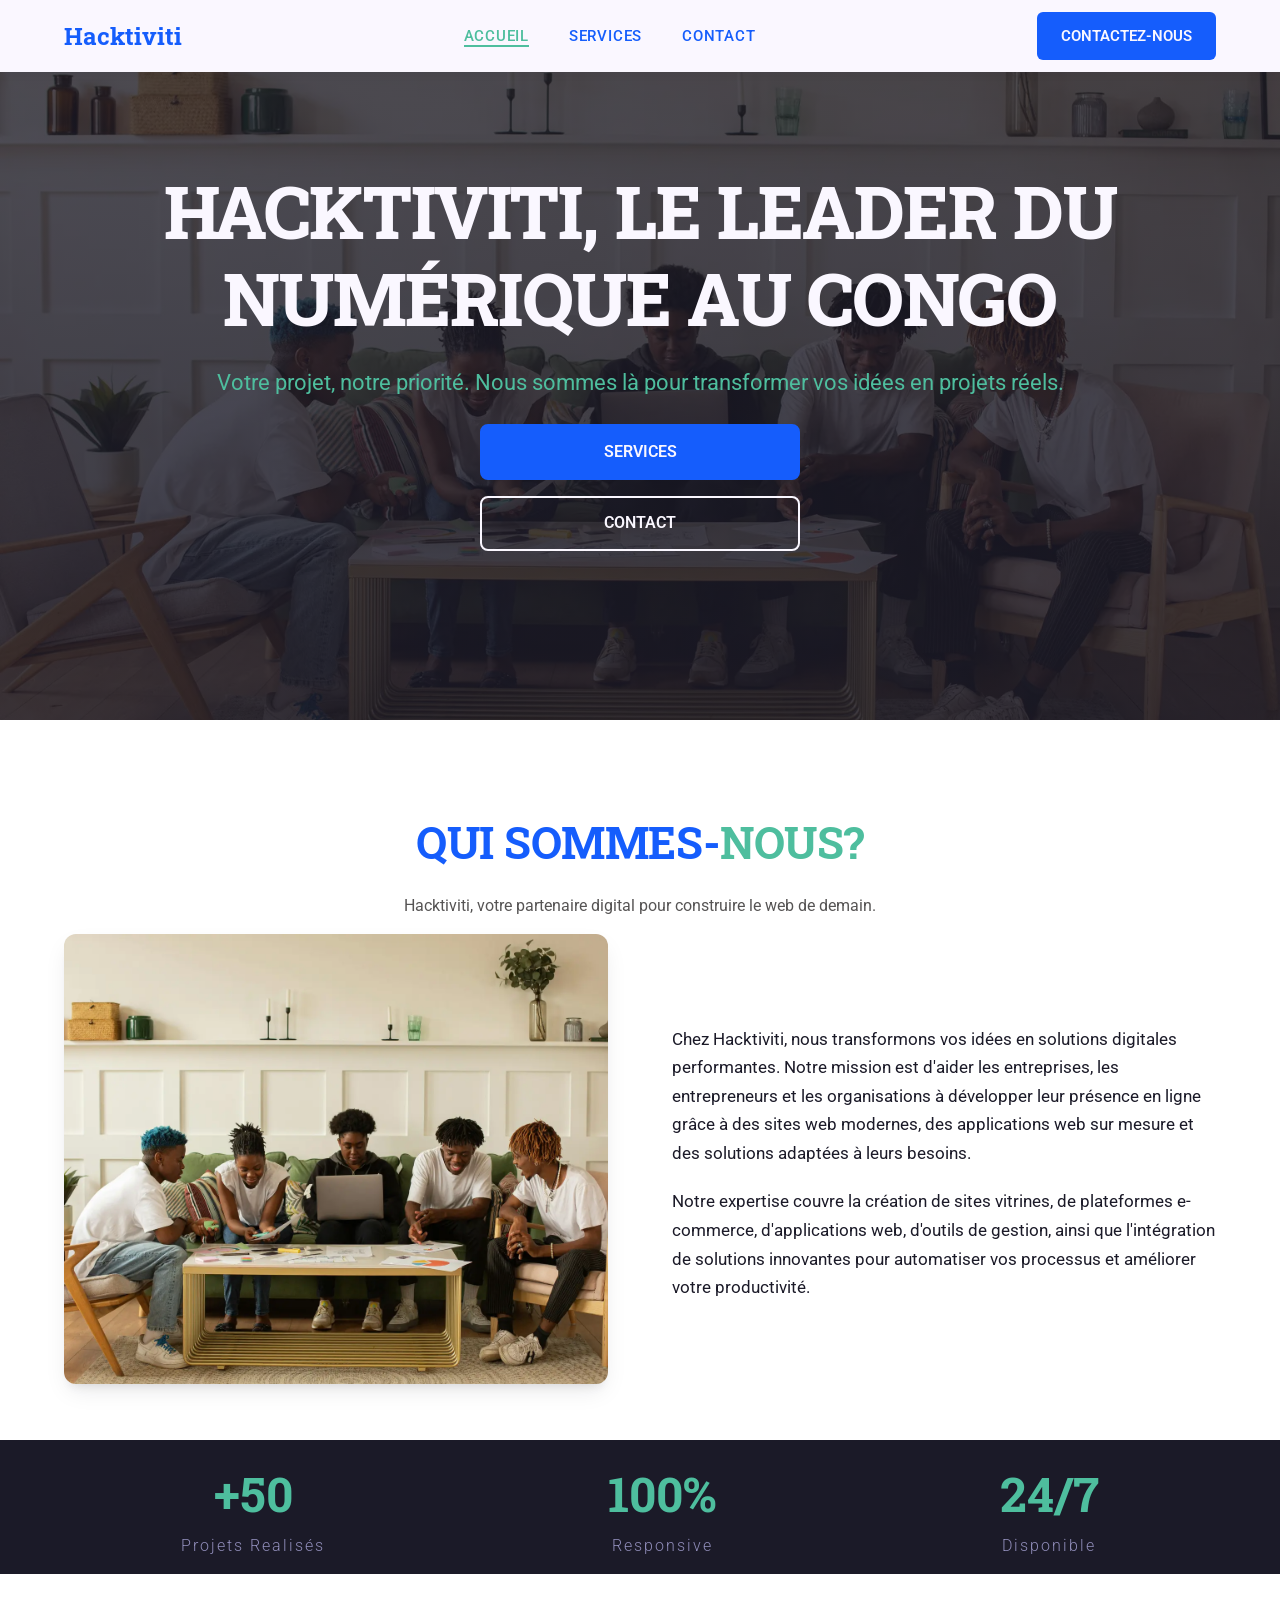
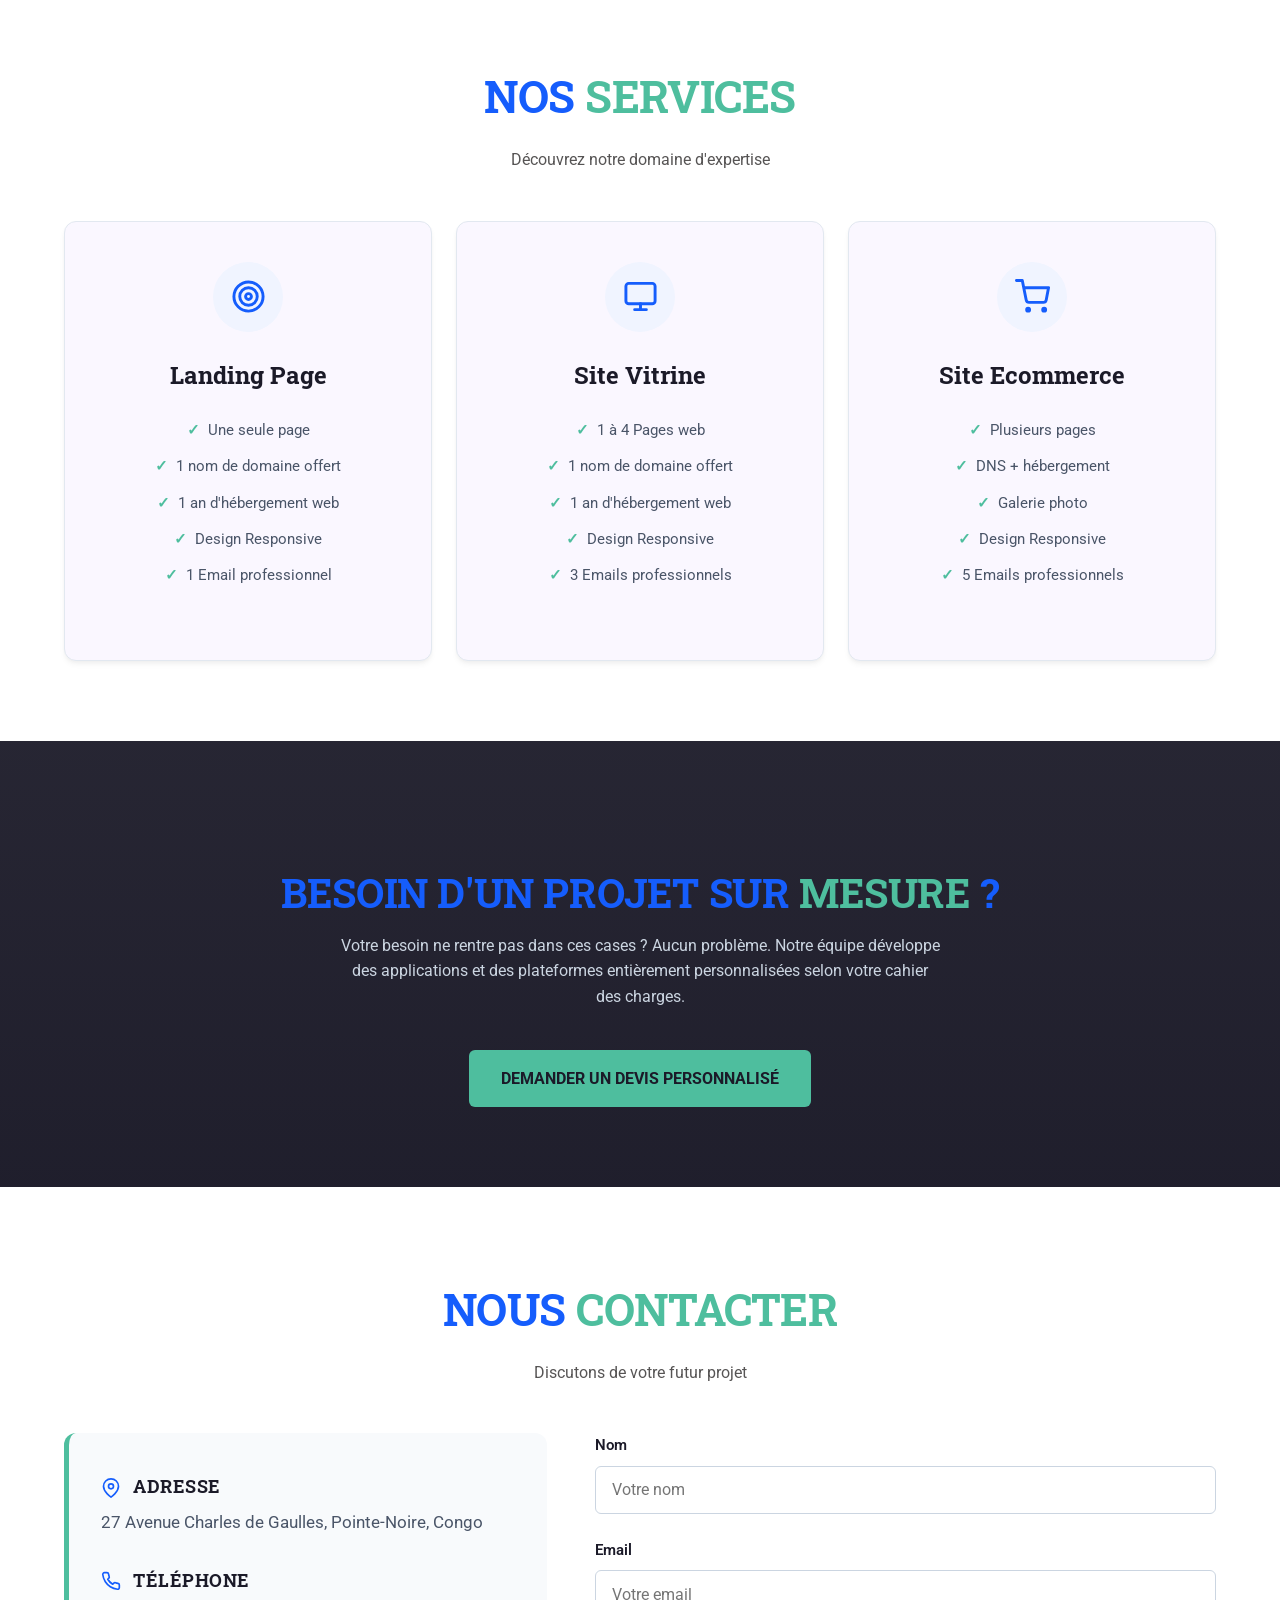
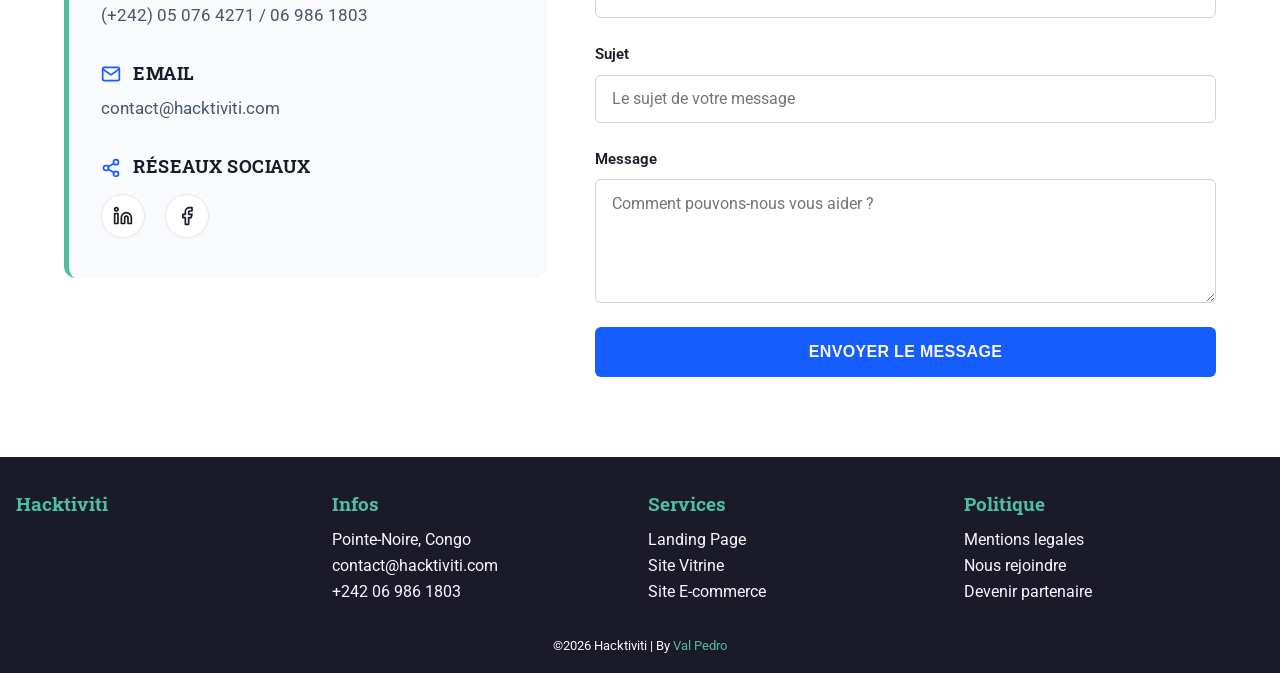
<file: index.html>
<!DOCTYPE html>
<html lang="fr">

<head>
    <meta charset="UTF-8">
    <meta name="viewport" content="width=device-width, initial-scale=1.0">
    <!-- Css style -->
    <link rel="stylesheet" href="style.css">
    <!-- Google FOnts -->
    <link rel="preconnect" href="https://fonts.googleapis.com">
    <link rel="preconnect" href="https://fonts.gstatic.com" crossorigin>
    <link
        href="https://fonts.googleapis.com/css2?family=Roboto+Slab:wght@100..900&family=Roboto:ital,wght@0,100..900;1,100..900&display=swap"
        rel="stylesheet">
    <title>Hacktiviti - Le digital notre metier</title>
</head>

<body>
    <!-- header -->
    <header class="main-header">
        <nav class="nav-container">
            <div class="logo">
                <h1><a href="/">Hacktiviti</a></h1>
            </div>

            <!-- Checkbox invisible pour le contrôle du menu sur Mobile -->
            <input type="checkbox" id="menu-toggle" class="menu-checkbox">

            <ul class="nav-list">
                <li><a class="nav-item active" href="/">Accueil</a></li>
                <li><a class="nav-item" href="services.html">Services</a></li>
                <li><a class="nav-item" href="#contact">Contact</a></li>
                <!-- CTA visible uniquement sur le menu Mobile déroulant -->
                <li class="nav-cta-mobile">
                    <a href="#contact" class="btn btn-nav">Contactez-nous</a>
                </li>
            </ul>

            <!-- CTA visible à droite uniquement sur Ordinateur -->
            <div class="nav-right-desktop">
                <a href="#contact" class="btn btn-nav">Contactez-nous</a>
            </div>

            <!-- Bouton Burger lié à l'ID de la Checkbox -->
            <label for="menu-toggle" class="burger" aria-label="Menu de navigation">
                <div class="stroke"></div>
                <div class="stroke"></div>
                <div class="stroke"></div>
            </label>
        </nav>
    </header>

    <!-- CONTENU PRINCIPAL DE LA PAGE -->
    <main>

        <!-- 2. SECTION HERO -->
        <section class="hero" id="hero">
            <div class="section-wrapper">
                <div class="hero-box">
                    <h1 class="hero-heading">Hacktiviti, le leader du numérique au congo</h1>
                    <p class="hero-sub">
                        Votre projet, notre priorité.
                        Nous sommes là pour transformer vos idées en projets réels.
                    </p>
                    <div class="hero-link">
                        <a href="#services" class="btn btn-hero">Services</a>
                        <a href="#contact" class="btn btn-hero">Contact</a>
                    </div>
                </div>
            </div>
        </section>

        <!-- 3. SECTION À PROPOS -->
        <section class="about">
            <div class="section-wrapper">
                <div class="section-box">
                    <h2 class="section-title">Qui sommes-<span class="highlight">nous?</span></h2>
                    <p class="section-sub">Hacktiviti, votre partenaire digital pour construire le web de demain.</p>

                    <div class="about-box">
                        <div class="section-image">
                            <img src="./img/bureau.webp" alt="Hacktiviti team" class="section-img">
                        </div>
                        <div class="about-text">
                            <p>Chez Hacktiviti, nous transformons vos idées en solutions digitales performantes. Notre
                                mission est d'aider les entreprises, les entrepreneurs et les organisations à développer
                                leur présence en ligne grâce à des sites web modernes, des applications web sur mesure
                                et des solutions adaptées à leurs besoins.</p>
                            <p>Notre expertise couvre la création de sites vitrines, de plateformes e-commerce,
                                d'applications web, d'outils de gestion, ainsi que l'intégration de solutions innovantes
                                pour automatiser vos processus et améliorer votre productivité.</p>
                        </div>
                    </div>
                </div>
            </div>
        </section>

        <!-- Banner Stat -->
        <div class="banner">
            <div class="banner-wrapper">
                <div class="stat">
                    <h4 class="stat-count">+50</h4>
                    <p class="stat-label">Projets Realisés</p>
                </div>
                <div class="stat">
                    <h4 class="stat-count">100%</h4>
                    <p class="stat-label">Responsive</p>
                </div>
                <div class="stat">
                    <h4 class="stat-count">24/7</h4>
                    <p class="stat-label">Disponible</p>
                </div>
            </div>
        </div>

        <!-- 4. SECTION SERVICES (Avec Grille optimisée et SVGs) -->
        <section class="services" id="services">
            <div class="section-wrapper">
                <div class="section-box">
                    <h2 class="section-title">Nos <span class="highlight">services</span></h2>
                    <p class="section-sub">Découvrez notre domaine d'expertise</p>

                    <div class="services-grid">
                        <!-- 1er Service : Landing Page -->
                        <div class="service-item">
                            <div class="img-wrapper">
                                <svg class="service-icon" xmlns="http://w3.org" viewBox="0 0 24 24" fill="none"
                                    stroke="currentColor" stroke-width="2" stroke-linecap="round"
                                    stroke-linejoin="round">
                                    <circle cx="12" cy="12" r="10"></circle>
                                    <circle cx="12" cy="12" r="6"></circle>
                                    <circle cx="12" cy="12" r="2"></circle>
                                </svg>
                            </div>
                            <div class="service-body">
                                <h3 class="service-name">Landing Page</h3>
                            </div>
                            <div class="service-list">
                                <ul>
                                    <li>Une seule page</li>
                                    <li>1 nom de domaine offert</li>
                                    <li>1 an d'hébergement web</li>
                                    <li>Design Responsive</li>
                                    <li>1 Email professionnel</li>
                                </ul>
                            </div>
                        </div>

                        <!-- 2ème Service : Site Vitrine -->
                        <div class="service-item">
                            <div class="img-wrapper">
                                <svg class="service-icon" xmlns="http://w3.org" viewBox="0 0 24 24" fill="none"
                                    stroke="currentColor" stroke-width="2" stroke-linecap="round"
                                    stroke-linejoin="round">
                                    <rect x="2" y="3" width="20" height="14" rx="2" ry="2"></rect>
                                    <line x1="8" y1="21" x2="16" y2="21"></line>
                                    <line x1="12" y1="17" x2="12" y2="21"></line>
                                </svg>
                            </div>
                            <div class="service-body">
                                <h3 class="service-name">Site Vitrine</h3>
                            </div>
                            <div class="service-list">
                                <ul>
                                    <li>1 à 4 Pages web</li>
                                    <li>1 nom de domaine offert</li>
                                    <li>1 an d'hébergement web</li>
                                    <li>Design Responsive</li>
                                    <li>3 Emails professionnels</li>
                                </ul>
                            </div>
                        </div>

                        <!-- 3ème Service : Site Ecommerce -->
                        <div class="service-item">
                            <div class="img-wrapper">
                                <svg class="service-icon" xmlns="http://w3.org" viewBox="0 0 24 24" fill="none"
                                    stroke="currentColor" stroke-width="2" stroke-linecap="round"
                                    stroke-linejoin="round">
                                    <circle cx="9" cy="21" r="1"></circle>
                                    <circle cx="20" cy="21" r="1"></circle>
                                    <path d="M1 1h4l2.68 13.39a2 2 0 0 0 2 1.61h9.72a2 2 0 0 0 2-1.61L23 6H6"></path>
                                </svg>
                            </div>
                            <div class="service-body">
                                <h3 class="service-name">Site Ecommerce</h3>
                            </div>
                            <div class="service-list">
                                <ul>
                                    <li>Plusieurs pages</li>
                                    <li>DNS + hébergement</li>
                                    <li>Galerie photo</li>
                                    <li>Design Responsive</li>
                                    <li>5 Emails professionnels</li>
                                </ul>
                            </div>
                        </div>
                    </div> <!-- Fin Grille -->
                </div>
            </div>
        </section>
        <!-- Contact -->

        <!-- Cta service -->
        <section class="services-cta">
            <div class="section-wrapper">
                <h2>Besoin d'un projet sur <span class="highlight-green">mesure</span> ?</h2>
                <p>Votre besoin ne rentre pas dans ces cases ? Aucun problème. Notre équipe développe des applications
                    et des plateformes entièrement personnalisées selon votre cahier des charges.</p>
                <a href="index.html#contact" class="btn btn-custom-cta">Demander un devis personnalisé</a>
            </div>
        </section>

        <section class="contact">
            <div class="section-wrapper">
                <div class="section-box">
                    <h2 class="section-title">Nous <span class="highlight">Contacter</span></h2>
                    <p class="section-sub">Discutons de votre futur projet</p>

                    <div class="contact-wrapper">
                        <!-- Partie Informations -->
                        <div class="contact-infos">

                            <div class="info-block">
                                <div class="info-title-wrapper">
                                    <!-- Icône Carte / Localisation -->
                                    <svg class="info-title-icon" xmlns="http://w3.org" viewBox="0 0 24 24" fill="none"
                                        stroke="currentColor" stroke-width="2" stroke-linecap="round"
                                        stroke-linejoin="round">
                                        <path d="M21 10c0 7-9 13-9 13s-9-6-9-13a9 9 0 0 1 18 0z"></path>
                                        <circle cx="12" cy="10" r="3"></circle>
                                    </svg>
                                    <h3>Adresse</h3>
                                </div>
                                <p>27 Avenue Charles de Gaulles, Pointe-Noire, Congo</p>
                            </div>

                            <div class="info-block">
                                <div class="info-title-wrapper">
                                    <!-- Icône Téléphone -->
                                    <svg class="info-title-icon" xmlns="http://w3.org" viewBox="0 0 24 24" fill="none"
                                        stroke="currentColor" stroke-width="2" stroke-linecap="round"
                                        stroke-linejoin="round">
                                        <path
                                            d="M22 16.92v3a2 2 0 0 1-2.18 2 19.79 19.79 0 0 1-8.63-3.07 19.5 19.5 0 0 1-6-6 19.79 19.79 0 0 1-3.07-8.67A2 2 0 0 1 4.11 2h3a2 2 0 0 1 2 1.72 12.84 12.84 0 0 0 .7 2.81 2 2 0 0 1-.45 2.11L8.09 9.91a16 16 0 0 0 6 6l1.27-1.27a2 2 0 0 1 2.11-.45 12.84 12.84 0 0 0 2.81.7A2 2 0 0 1 22 16.92z">
                                        </path>
                                    </svg>
                                    <h3>Téléphone</h3>
                                </div>
                                <p><a href="tel:+242050764271">(+242) 05 076 4271 / 06 986 1803</a></p>
                            </div>

                            <div class="info-block">
                                <div class="info-title-wrapper">
                                    <!-- Icône Enveloppe / Mail -->
                                    <svg class="info-title-icon" xmlns="http://w3.org" viewBox="0 0 24 24" fill="none"
                                        stroke="currentColor" stroke-width="2" stroke-linecap="round"
                                        stroke-linejoin="round">
                                        <path
                                            d="M4 4h16c1.1 0 2 .9 2 2v12c0 1.1-.9 2-2 2H4c-1.1 0-2-.9-2-2V6c0-1.1.9-2 2-2z">
                                        </path>
                                        <polyline points="22,6 12,13 2,6"></polyline>
                                    </svg>
                                    <h3>Email</h3>
                                </div>
                                <p><a href="mailto:contact@anitaorchideegroupe.fr">contact@hacktiviti.com</a>
                                </p>
                            </div>

                            <div class="info-block">
                                <div class="info-title-wrapper">
                                    <!-- Icône Partage / Réseaux -->
                                    <svg class="info-title-icon" xmlns="http://w3.org" viewBox="0 0 24 24" fill="none"
                                        stroke="currentColor" stroke-width="2" stroke-linecap="round"
                                        stroke-linejoin="round">
                                        <circle cx="18" cy="5" r="3"></circle>
                                        <circle cx="6" cy="12" r="3"></circle>
                                        <circle cx="18" cy="19" r="3"></circle>
                                        <line x1="8.59" y1="13.51" x2="15.42" y2="17.49"></line>
                                        <line x1="15.41" y1="6.51" x2="8.59" y2="10.49"></line>
                                    </svg>
                                    <h3>Réseaux Sociaux</h3>
                                </div>
                                <div class="contact-links">
                                    <!-- SVG LinkedIn Inline -->
                                    <a href="https://linkedin.com" target="_blank" aria-label="LinkedIn">
                                        <svg class="social-icon" xmlns="http://w3.org" viewBox="0 0 24 24" fill="none"
                                            stroke="currentColor" stroke-width="2" stroke-linecap="round"
                                            stroke-linejoin="round">
                                            <path
                                                d="M16 8a6 6 0 0 1 6 6v7h-4v-7a2 2 0 0 0-2-2 2 2 0 0 0-2 2v7h-4v-7a6 6 0 0 1 6-6z">
                                            </path>
                                            <rect x="2" y="9" width="4" height="12"></rect>
                                            <circle cx="4" cy="4" r="2"></circle>
                                        </svg>
                                    </a>

                                    <!-- SVG Facebook Inline -->
                                    <a href="https://facebook.com" target="_blank" aria-label="Facebook">
                                        <svg class="social-icon" xmlns="http://w3.org" viewBox="0 0 24 24" fill="none"
                                            stroke="currentColor" stroke-width="2" stroke-linecap="round"
                                            stroke-linejoin="round">
                                            <path d="M18 2h-3a5 5 0 0 0-5 5v3H7v4h3v8h4v-8h3l1-4h-4V7a1 1 0 0 1 1-1h3z">
                                            </path>
                                        </svg>
                                    </a>
                                </div>
                            </div>
                        </div>

                        <!-- Partie Formulaire -->
                        <form action="#" method="POST" class="contact-form">
                            <div class="form-group">
                                <label class="form-label" for="name">Nom</label>
                                <input type="text" id="name" name="name" placeholder="Votre nom" required
                                    class="form-input" />
                            </div>

                            <div class="form-group">
                                <label class="form-label" for="email">Email</label>
                                <input type="email" id="email" name="email" placeholder="Votre email" required
                                    class="form-input" />
                            </div>

                            <div class="form-group">
                                <label class="form-label" for="subject">Sujet</label>
                                <input type="text" id="subject" name="subject" placeholder="Le sujet de votre message"
                                    required class="form-input" />
                            </div>

                            <div class="form-group">
                                <label class="form-label" for="message">Message</label>
                                <textarea id="message" name="message" rows="5"
                                    placeholder="Comment pouvons-nous vous aider ?" required
                                    class="form-input"></textarea>
                            </div>

                            <button type="submit" id="submit-btn" class="form-btn">
                                Envoyer le message
                            </button>
                        </form>
                    </div>

                </div>

            </div>
        </section>
        <!-- Contact -->

    </main>
    <!-- Main Content -->


    <!-- Footer -->
    <footer>
        <div class="footer-wrapper">
            <div class="footer-box">
                <h3>Hacktiviti</h3>
            </div>
            <div class="footer-box">
                <h3>Infos</h3>
                <p>Pointe-Noire, Congo</p>
                <p>contact@hacktiviti.com</p>
                <p>+242 06 986 1803</p>
            </div>
            <div class="footer-box">
                <h3>Services</h3>
                <p>Landing Page</p>
                <p>Site Vitrine</p>
                <p>Site E-commerce</p>
            </div>
            <div class="footer-box">
                <h3>Politique</h3>
                <p>Mentions legales</p>
                <p>Nous rejoindre</p>
                <p>Devenir partenaire</p>
            </div>
        </div>
        <p class="copyright">&copy;2026 Hacktiviti | By <a class="footer-link"
                href="https://profile-perso.netlify.app">Val Pedro</a></p>
    </footer>
    <!-- Footer -->
</body>

</html>
</file>
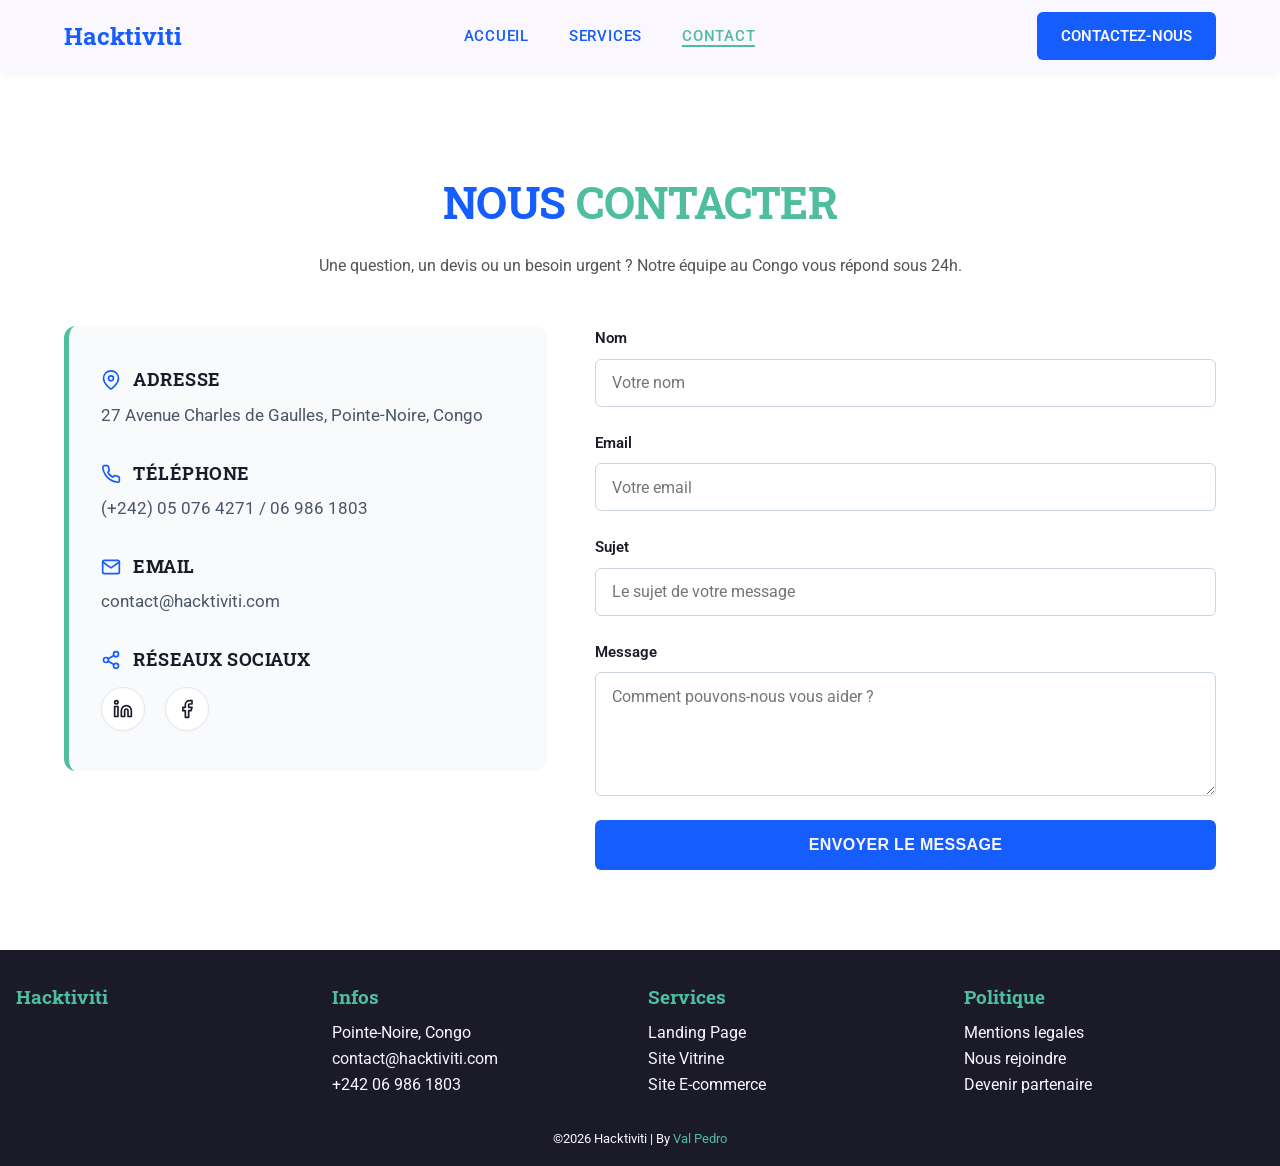
<file: contact.html>
<!DOCTYPE html>
<html lang="fr">

<head>
    <meta charset="UTF-8">
    <meta name="viewport" content="width=device-width, initial-scale=1.0">
    <!-- Css style -->
    <link rel="stylesheet" href="style.css">
    <!-- Google FOnts -->
    <link rel="preconnect" href="https://fonts.googleapis.com">
    <link rel="preconnect" href="https://fonts.gstatic.com" crossorigin>
    <link
        href="https://fonts.googleapis.com/css2?family=Roboto+Slab:wght@100..900&family=Roboto:ital,wght@0,100..900;1,100..900&display=swap"
        rel="stylesheet">
    <title>Contact - Le digital notre metier</title>
</head>

<body>
    <!-- header -->
    <header class="main-header">
        <nav class="nav-container">
            <div class="logo">
                <h1><a href="/">Hacktiviti</a></h1>
            </div>

            <!-- Checkbox invisible pour le contrôle du menu sur Mobile -->
            <input type="checkbox" id="menu-toggle" class="menu-checkbox">

            <ul class="nav-list">
                <li><a class="nav-item" href="index.html">Accueil</a></li>
                <li><a class="nav-item" href="services.html">Services</a></li>
                <li><a class="nav-item active" href="/">Contact</a></li>
                <!-- CTA visible uniquement sur le menu Mobile déroulant -->
                <li class="nav-cta-mobile">
                    <a href="#contact" class="btn btn-nav">Contactez-nous</a>
                </li>
            </ul>

            <!-- CTA visible à droite uniquement sur Ordinateur -->
            <div class="nav-right-desktop">
                <a href="#contact" class="btn btn-nav">Contactez-nous</a>
            </div>

            <!-- Bouton Burger lié à l'ID de la Checkbox -->
            <label for="menu-toggle" class="burger" aria-label="Menu de navigation">
                <div class="stroke"></div>
                <div class="stroke"></div>
                <div class="stroke"></div>
            </label>
        </nav>
    </header>

    <!-- CONTENU PRINCIPAL DE LA PAGE -->
    <main style="padding-top: 5rem;">


        <!-- Contact -->
        <section class="contact">
            <div class="section-wrapper">
                <div class="section-box">
                    <h2 class="section-title">Nous <span class="highlight">Contacter</span></h2>
                    <p class="section-sub">Une question, un devis ou un besoin urgent ? Notre équipe au Congo vous
                        répond sous 24h.</p>

                    <div class="contact-wrapper">
                        <!-- Partie Informations -->
                        <div class="contact-infos">

                            <div class="info-block">
                                <div class="info-title-wrapper">
                                    <!-- Icône Carte / Localisation -->
                                    <svg class="info-title-icon" xmlns="http://w3.org" viewBox="0 0 24 24" fill="none"
                                        stroke="currentColor" stroke-width="2" stroke-linecap="round"
                                        stroke-linejoin="round">
                                        <path d="M21 10c0 7-9 13-9 13s-9-6-9-13a9 9 0 0 1 18 0z"></path>
                                        <circle cx="12" cy="10" r="3"></circle>
                                    </svg>
                                    <h3>Adresse</h3>
                                </div>
                                <p>27 Avenue Charles de Gaulles, Pointe-Noire, Congo</p>
                            </div>

                            <div class="info-block">
                                <div class="info-title-wrapper">
                                    <!-- Icône Téléphone -->
                                    <svg class="info-title-icon" xmlns="http://w3.org" viewBox="0 0 24 24" fill="none"
                                        stroke="currentColor" stroke-width="2" stroke-linecap="round"
                                        stroke-linejoin="round">
                                        <path
                                            d="M22 16.92v3a2 2 0 0 1-2.18 2 19.79 19.79 0 0 1-8.63-3.07 19.5 19.5 0 0 1-6-6 19.79 19.79 0 0 1-3.07-8.67A2 2 0 0 1 4.11 2h3a2 2 0 0 1 2 1.72 12.84 12.84 0 0 0 .7 2.81 2 2 0 0 1-.45 2.11L8.09 9.91a16 16 0 0 0 6 6l1.27-1.27a2 2 0 0 1 2.11-.45 12.84 12.84 0 0 0 2.81.7A2 2 0 0 1 22 16.92z">
                                        </path>
                                    </svg>
                                    <h3>Téléphone</h3>
                                </div>
                                <p><a href="tel:+242050764271">(+242) 05 076 4271 / 06 986 1803</a></p>
                            </div>

                            <div class="info-block">
                                <div class="info-title-wrapper">
                                    <!-- Icône Enveloppe / Mail -->
                                    <svg class="info-title-icon" xmlns="http://w3.org" viewBox="0 0 24 24" fill="none"
                                        stroke="currentColor" stroke-width="2" stroke-linecap="round"
                                        stroke-linejoin="round">
                                        <path
                                            d="M4 4h16c1.1 0 2 .9 2 2v12c0 1.1-.9 2-2 2H4c-1.1 0-2-.9-2-2V6c0-1.1.9-2 2-2z">
                                        </path>
                                        <polyline points="22,6 12,13 2,6"></polyline>
                                    </svg>
                                    <h3>Email</h3>
                                </div>
                                <p><a href="mailto:contact@anitaorchideegroupe.fr">contact@hacktiviti.com</a>
                                </p>
                            </div>

                            <div class="info-block">
                                <div class="info-title-wrapper">
                                    <!-- Icône Partage / Réseaux -->
                                    <svg class="info-title-icon" xmlns="http://w3.org" viewBox="0 0 24 24" fill="none"
                                        stroke="currentColor" stroke-width="2" stroke-linecap="round"
                                        stroke-linejoin="round">
                                        <circle cx="18" cy="5" r="3"></circle>
                                        <circle cx="6" cy="12" r="3"></circle>
                                        <circle cx="18" cy="19" r="3"></circle>
                                        <line x1="8.59" y1="13.51" x2="15.42" y2="17.49"></line>
                                        <line x1="15.41" y1="6.51" x2="8.59" y2="10.49"></line>
                                    </svg>
                                    <h3>Réseaux Sociaux</h3>
                                </div>
                                <div class="contact-links">
                                    <!-- SVG LinkedIn Inline -->
                                    <a href="https://linkedin.com" target="_blank" aria-label="LinkedIn">
                                        <svg class="social-icon" xmlns="http://w3.org" viewBox="0 0 24 24" fill="none"
                                            stroke="currentColor" stroke-width="2" stroke-linecap="round"
                                            stroke-linejoin="round">
                                            <path
                                                d="M16 8a6 6 0 0 1 6 6v7h-4v-7a2 2 0 0 0-2-2 2 2 0 0 0-2 2v7h-4v-7a6 6 0 0 1 6-6z">
                                            </path>
                                            <rect x="2" y="9" width="4" height="12"></rect>
                                            <circle cx="4" cy="4" r="2"></circle>
                                        </svg>
                                    </a>

                                    <!-- SVG Facebook Inline -->
                                    <a href="https://facebook.com" target="_blank" aria-label="Facebook">
                                        <svg class="social-icon" xmlns="http://w3.org" viewBox="0 0 24 24" fill="none"
                                            stroke="currentColor" stroke-width="2" stroke-linecap="round"
                                            stroke-linejoin="round">
                                            <path d="M18 2h-3a5 5 0 0 0-5 5v3H7v4h3v8h4v-8h3l1-4h-4V7a1 1 0 0 1 1-1h3z">
                                            </path>
                                        </svg>
                                    </a>
                                </div>
                            </div>
                        </div>

                        <!-- Partie Formulaire -->
                        <form action="#" method="POST" class="contact-form">
                            <div class="form-group">
                                <label class="form-label" for="name">Nom</label>
                                <input type="text" id="name" name="name" placeholder="Votre nom" required
                                    class="form-input" />
                            </div>

                            <div class="form-group">
                                <label class="form-label" for="email">Email</label>
                                <input type="email" id="email" name="email" placeholder="Votre email" required
                                    class="form-input" />
                            </div>

                            <div class="form-group">
                                <label class="form-label" for="subject">Sujet</label>
                                <input type="text" id="subject" name="subject" placeholder="Le sujet de votre message"
                                    required class="form-input" />
                            </div>

                            <div class="form-group">
                                <label class="form-label" for="message">Message</label>
                                <textarea id="message" name="message" rows="5"
                                    placeholder="Comment pouvons-nous vous aider ?" required
                                    class="form-input"></textarea>
                            </div>

                            <button type="submit" id="submit-btn" class="form-btn">
                                Envoyer le message
                            </button>
                        </form>
                    </div>

                </div>

            </div>
        </section>
        <!-- Contact -->

    </main>
    <!-- Main Content -->


    <!-- Footer -->
    <footer>
        <div class="footer-wrapper">
            <div class="footer-box">
                <h3>Hacktiviti</h3>
            </div>
            <div class="footer-box">
                <h3>Infos</h3>
                <p>Pointe-Noire, Congo</p>
                <p>contact@hacktiviti.com</p>
                <p>+242 06 986 1803</p>
            </div>
            <div class="footer-box">
                <h3>Services</h3>
                <p>Landing Page</p>
                <p>Site Vitrine</p>
                <p>Site E-commerce</p>
            </div>
            <div class="footer-box">
                <h3>Politique</h3>
                <p>Mentions legales</p>
                <p>Nous rejoindre</p>
                <p>Devenir partenaire</p>
            </div>
        </div>
        <p class="copyright">&copy;2026 Hacktiviti | By <a class="footer-link"
                href="https://profile-perso.netlify.app">Val Pedro</a></p>
    </footer>
    <!-- Footer -->
</body>

</html>
</file>
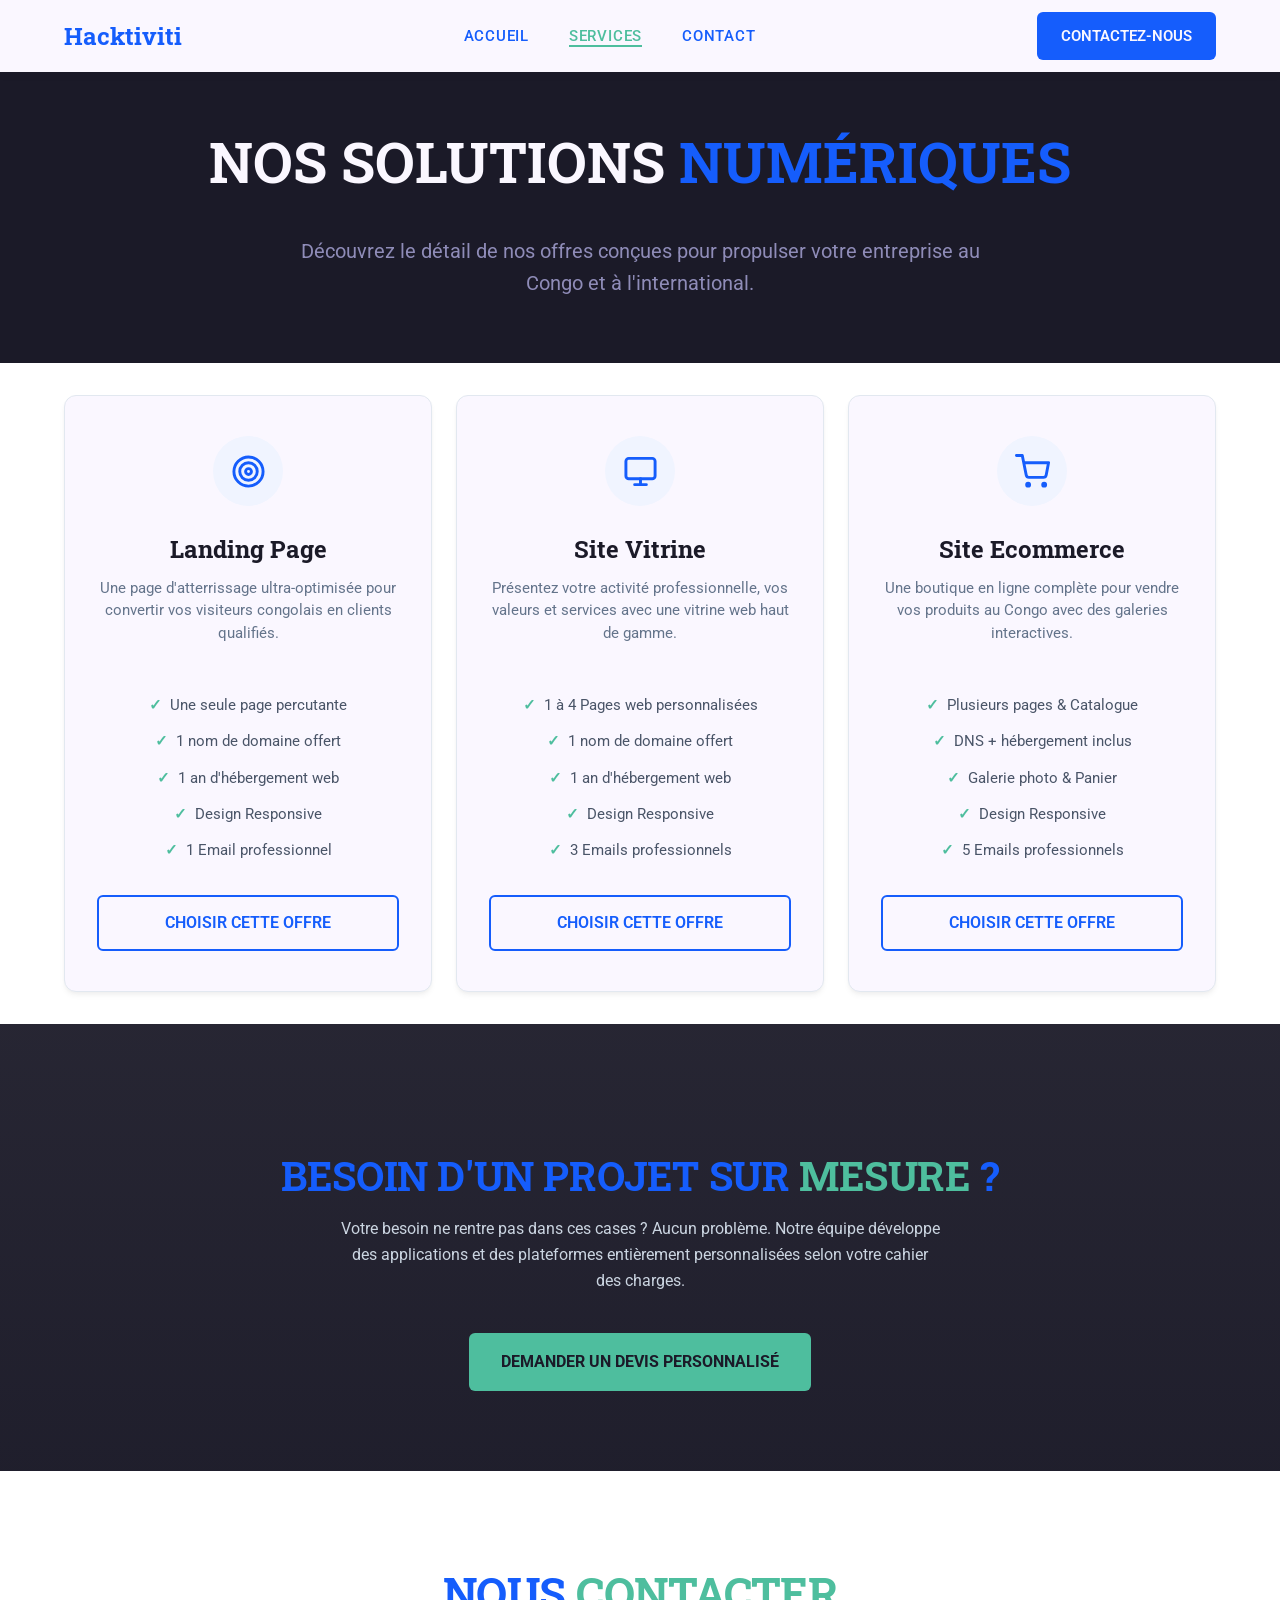
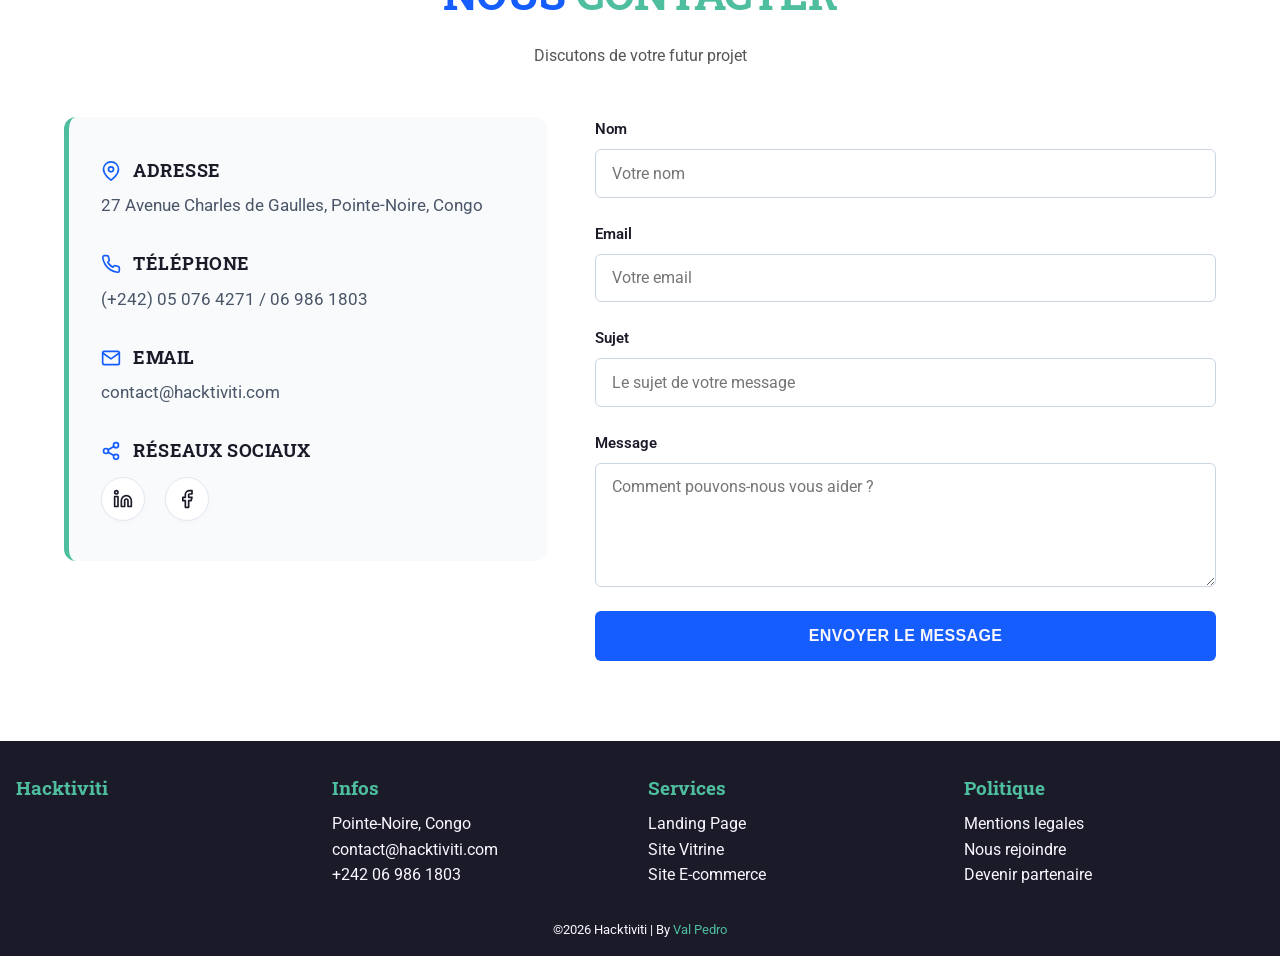
<file: services.html>
<!DOCTYPE html>
<html lang="en">

<head>
    <meta charset="UTF-8">
    <meta name="viewport" content="width=device-width, initial-scale=1.0">
    <!-- Css style -->
    <link rel="stylesheet" href="style.css">
    <!-- Google FOnts -->
    <link rel="preconnect" href="https://fonts.googleapis.com">
    <link rel="preconnect" href="https://fonts.gstatic.com" crossorigin>
    <link
        href="https://fonts.googleapis.com/css2?family=Roboto+Slab:wght@100..900&family=Roboto:ital,wght@0,100..900;1,100..900&display=swap"
        rel="stylesheet">
    <title>Document</title>
</head>

<body>
    <!-- header -->
    <header class="main-header">
        <nav class="nav-container">
            <div class="logo">
                <h1><a href="/">Hacktiviti</a></h1>
            </div>

            <!-- Checkbox invisible pour le contrôle du menu sur Mobile -->
            <input type="checkbox" id="menu-toggle" class="menu-checkbox">

            <ul class="nav-list">
                <li><a class="nav-item" href="index.html">Accueil</a></li>
                <li><a class="nav-item active" href="/">Services</a></li>
                <li><a class="nav-item" href="contact.html">Contact</a></li>
                <!-- CTA visible uniquement sur le menu Mobile déroulant -->
                <li class="nav-cta-mobile">
                    <a href="#contact" class="btn btn-nav">Contactez-nous</a>
                </li>
            </ul>

            <!-- CTA visible à droite uniquement sur Ordinateur -->
            <div class="nav-right-desktop">
                <a href="#contact" class="btn btn-nav">Contactez-nous</a>
            </div>

            <!-- Bouton Burger lié à l'ID de la Checkbox -->
            <label for="menu-toggle" class="burger" aria-label="Menu de navigation">
                <div class="stroke"></div>
                <div class="stroke"></div>
                <div class="stroke"></div>
            </label>
        </nav>
    </header>

    <!-- header -->

    <!-- main content -->
    <main>

        <!-- 2. EN-TÊTE DE LA PAGE SERVICES (Hero secondaire plus court) -->
        <section class="services-hero">
            <div class="section-wrapper">
                <div class="hero-box">
                    <h1 class="services-title">Nos Solutions <span class="highlight">Numériques</span></h1>
                    <p class="services-subtitle">Découvrez le détail de nos offres conçues pour propulser votre
                        entreprise au Congo et à l'international.</p>
                </div>
            </div>
        </section>

        <!-- 3. SECTION GRILLE DES SERVICES DÉTAILLÉS -->
        <section class="services-detail-section">
            <div class="section-wrapper">

                <div class="services-grid">
                    <!-- Service 1 : Landing Page -->
                    <div class="service-item">
                        <div class="img-wrapper">
                            <svg class="service-icon" xmlns="http://w3.org" viewBox="0 0 24 24" fill="none"
                                stroke="currentColor" stroke-width="2" stroke-linecap="round" stroke-linejoin="round">
                                <circle cx="12" cy="12" r="10"></circle>
                                <circle cx="12" cy="12" r="6"></circle>
                                <circle cx="12" cy="12" r="2"></circle>
                            </svg>
                        </div>
                        <div class="service-body">
                            <h3 class="service-name">Landing Page</h3>
                            <p class="service-description">Une page d'atterrissage ultra-optimisée pour convertir vos
                                visiteurs congolais en clients qualifiés.</p>
                        </div>
                        <div class="service-list">
                            <ul>
                                <li>Une seule page percutante</li>
                                <li>1 nom de domaine offert</li>
                                <li>1 an d'hébergement web</li>
                                <li>Design Responsive</li>
                                <li>1 Email professionnel</li>
                            </ul>
                        </div>
                        <a href="index.html#contact" class="btn btn-service-action">Choisir cette offre</a>
                    </div>

                    <!-- Service 2 : Site Vitrine -->
                    <div class="service-item">
                        <div class="img-wrapper">
                            <svg class="service-icon" xmlns="http://w3.org" viewBox="0 0 24 24" fill="none"
                                stroke="currentColor" stroke-width="2" stroke-linecap="round" stroke-linejoin="round">
                                <rect x="2" y="3" width="20" height="14" rx="2" ry="2"></rect>
                                <line x1="8" y1="21" x2="16" y2="21"></line>
                                <line x1="12" y1="17" x2="12" y2="21"></line>
                            </svg>
                        </div>
                        <div class="service-body">
                            <h3 class="service-name">Site Vitrine</h3>
                            <p class="service-description">Présentez votre activité professionnelle, vos valeurs et
                                services avec une vitrine web haut de gamme.</p>
                        </div>
                        <div class="service-list">
                            <ul>
                                <li>1 à 4 Pages web personnalisées</li>
                                <li>1 nom de domaine offert</li>
                                <li>1 an d'hébergement web</li>
                                <li>Design Responsive</li>
                                <li>3 Emails professionnels</li>
                            </ul>
                        </div>
                        <a href="index.html#contact" class="btn btn-service-action">Choisir cette offre</a>
                    </div>

                    <!-- Service 3 : Site Ecommerce -->
                    <div class="service-item">
                        <div class="img-wrapper">
                            <svg class="service-icon" xmlns="http://w3.org" viewBox="0 0 24 24" fill="none"
                                stroke="currentColor" stroke-width="2" stroke-linecap="round" stroke-linejoin="round">
                                <circle cx="9" cy="21" r="1"></circle>
                                <circle cx="20" cy="21" r="1"></circle>
                                <path d="M1 1h4l2.68 13.39a2 2 0 0 0 2 1.61h9.72a2 2 0 0 0 2-1.61L23 6H6"></path>
                            </svg>
                        </div>
                        <div class="service-body">
                            <h3 class="service-name">Site Ecommerce</h3>
                            <p class="service-description">Une boutique en ligne complète pour vendre vos produits au
                                Congo avec des galeries interactives.</p>
                        </div>
                        <div class="service-list">
                            <ul>
                                <li>Plusieurs pages & Catalogue</li>
                                <li>DNS + hébergement inclus</li>
                                <li>Galerie photo & Panier</li>
                                <li>Design Responsive</li>
                                <li>5 Emails professionnels</li>
                            </ul>
                        </div>
                        <a href="index.html#contact" class="btn btn-service-action">Choisir cette offre</a>
                    </div>
                </div>

            </div>
        </section>

        <!-- 4. SECTION DE RÉASSURANCE / APPEL À L'ACTION BAS DE PAGE -->
        <section class="services-cta">
            <div class="section-wrapper">
                <h2>Besoin d'un projet sur <span class="highlight-green">mesure</span> ?</h2>
                <p>Votre besoin ne rentre pas dans ces cases ? Aucun problème. Notre équipe développe des applications
                    et des plateformes entièrement personnalisées selon votre cahier des charges.</p>
                <a href="index.html#contact" class="btn btn-custom-cta">Demander un devis personnalisé</a>
            </div>
        </section>

        <!-- Contact -->
        <section class="contact">
            <div class="section-wrapper">
                <div class="section-box">
                    <h2 class="section-title">Nous <span class="highlight">Contacter</span></h2>
                    <p class="section-sub">Discutons de votre futur projet</p>

                    <div class="contact-wrapper">
                        <!-- Partie Informations -->
                        <div class="contact-infos">

                            <div class="info-block">
                                <div class="info-title-wrapper">
                                    <!-- Icône Carte / Localisation -->
                                    <svg class="info-title-icon" xmlns="http://w3.org" viewBox="0 0 24 24" fill="none"
                                        stroke="currentColor" stroke-width="2" stroke-linecap="round"
                                        stroke-linejoin="round">
                                        <path d="M21 10c0 7-9 13-9 13s-9-6-9-13a9 9 0 0 1 18 0z"></path>
                                        <circle cx="12" cy="10" r="3"></circle>
                                    </svg>
                                    <h3>Adresse</h3>
                                </div>
                                <p>27 Avenue Charles de Gaulles, Pointe-Noire, Congo</p>
                            </div>

                            <div class="info-block">
                                <div class="info-title-wrapper">
                                    <!-- Icône Téléphone -->
                                    <svg class="info-title-icon" xmlns="http://w3.org" viewBox="0 0 24 24" fill="none"
                                        stroke="currentColor" stroke-width="2" stroke-linecap="round"
                                        stroke-linejoin="round">
                                        <path
                                            d="M22 16.92v3a2 2 0 0 1-2.18 2 19.79 19.79 0 0 1-8.63-3.07 19.5 19.5 0 0 1-6-6 19.79 19.79 0 0 1-3.07-8.67A2 2 0 0 1 4.11 2h3a2 2 0 0 1 2 1.72 12.84 12.84 0 0 0 .7 2.81 2 2 0 0 1-.45 2.11L8.09 9.91a16 16 0 0 0 6 6l1.27-1.27a2 2 0 0 1 2.11-.45 12.84 12.84 0 0 0 2.81.7A2 2 0 0 1 22 16.92z">
                                        </path>
                                    </svg>
                                    <h3>Téléphone</h3>
                                </div>
                                <p><a href="tel:+242050764271">(+242) 05 076 4271 / 06 986 1803</a></p>
                            </div>

                            <div class="info-block">
                                <div class="info-title-wrapper">
                                    <!-- Icône Enveloppe / Mail -->
                                    <svg class="info-title-icon" xmlns="http://w3.org" viewBox="0 0 24 24" fill="none"
                                        stroke="currentColor" stroke-width="2" stroke-linecap="round"
                                        stroke-linejoin="round">
                                        <path
                                            d="M4 4h16c1.1 0 2 .9 2 2v12c0 1.1-.9 2-2 2H4c-1.1 0-2-.9-2-2V6c0-1.1.9-2 2-2z">
                                        </path>
                                        <polyline points="22,6 12,13 2,6"></polyline>
                                    </svg>
                                    <h3>Email</h3>
                                </div>
                                <p><a href="mailto:contact@anitaorchideegroupe.fr">contact@hacktiviti.com</a>
                                </p>
                            </div>

                            <div class="info-block">
                                <div class="info-title-wrapper">
                                    <!-- Icône Partage / Réseaux -->
                                    <svg class="info-title-icon" xmlns="http://w3.org" viewBox="0 0 24 24" fill="none"
                                        stroke="currentColor" stroke-width="2" stroke-linecap="round"
                                        stroke-linejoin="round">
                                        <circle cx="18" cy="5" r="3"></circle>
                                        <circle cx="6" cy="12" r="3"></circle>
                                        <circle cx="18" cy="19" r="3"></circle>
                                        <line x1="8.59" y1="13.51" x2="15.42" y2="17.49"></line>
                                        <line x1="15.41" y1="6.51" x2="8.59" y2="10.49"></line>
                                    </svg>
                                    <h3>Réseaux Sociaux</h3>
                                </div>
                                <div class="contact-links">
                                    <!-- SVG LinkedIn Inline -->
                                    <a href="https://linkedin.com" target="_blank" aria-label="LinkedIn">
                                        <svg class="social-icon" xmlns="http://w3.org" viewBox="0 0 24 24" fill="none"
                                            stroke="currentColor" stroke-width="2" stroke-linecap="round"
                                            stroke-linejoin="round">
                                            <path
                                                d="M16 8a6 6 0 0 1 6 6v7h-4v-7a2 2 0 0 0-2-2 2 2 0 0 0-2 2v7h-4v-7a6 6 0 0 1 6-6z">
                                            </path>
                                            <rect x="2" y="9" width="4" height="12"></rect>
                                            <circle cx="4" cy="4" r="2"></circle>
                                        </svg>
                                    </a>

                                    <!-- SVG Facebook Inline -->
                                    <a href="https://facebook.com" target="_blank" aria-label="Facebook">
                                        <svg class="social-icon" xmlns="http://w3.org" viewBox="0 0 24 24" fill="none"
                                            stroke="currentColor" stroke-width="2" stroke-linecap="round"
                                            stroke-linejoin="round">
                                            <path d="M18 2h-3a5 5 0 0 0-5 5v3H7v4h3v8h4v-8h3l1-4h-4V7a1 1 0 0 1 1-1h3z">
                                            </path>
                                        </svg>
                                    </a>
                                </div>
                            </div>
                        </div>

                        <!-- Partie Formulaire -->
                        <form action="#" method="POST" class="contact-form">
                            <div class="form-group">
                                <label class="form-label" for="name">Nom</label>
                                <input type="text" id="name" name="name" placeholder="Votre nom" required
                                    class="form-input" />
                            </div>

                            <div class="form-group">
                                <label class="form-label" for="email">Email</label>
                                <input type="email" id="email" name="email" placeholder="Votre email" required
                                    class="form-input" />
                            </div>

                            <div class="form-group">
                                <label class="form-label" for="subject">Sujet</label>
                                <input type="text" id="subject" name="subject" placeholder="Le sujet de votre message"
                                    required class="form-input" />
                            </div>

                            <div class="form-group">
                                <label class="form-label" for="message">Message</label>
                                <textarea id="message" name="message" rows="5"
                                    placeholder="Comment pouvons-nous vous aider ?" required
                                    class="form-input"></textarea>
                            </div>

                            <button type="submit" id="submit-btn" class="form-btn">
                                Envoyer le message
                            </button>
                        </form>
                    </div>

                </div>

            </div>
        </section>
        <!-- Contact -->

    </main>

    <!-- Footer -->
    <footer>
        <div class="footer-wrapper">
            <div class="footer-box">
                <h3>Hacktiviti</h3>
            </div>
            <div class="footer-box">
                <h3>Infos</h3>
                <p>Pointe-Noire, Congo</p>
                <p>contact@hacktiviti.com</p>
                <p>+242 06 986 1803</p>
            </div>
            <div class="footer-box">
                <h3>Services</h3>
                <p>Landing Page</p>
                <p>Site Vitrine</p>
                <p>Site E-commerce</p>
            </div>
            <div class="footer-box">
                <h3>Politique</h3>
                <p>Mentions legales</p>
                <p>Nous rejoindre</p>
                <p>Devenir partenaire</p>
            </div>
        </div>
        <p class="copyright">&copy;2026 Hacktiviti | By <a class="footer-link"
                href="https://profile-perso.netlify.app">Val Pedro</a></p>
    </footer>
    <!-- Footer -->

</body>

</html>
</file>
<file: style.css>
:root {
  --bg-primary: #155dfc; /* Bleu Électrique */
  --bg-secondary: #8f8cb8; /* Violet Pastel */
  --accent-color: #4ebe9e; /* Vert Menthe */
  --text-primary: #faf7ff; /* Blanc Cassé */
  --text-black: #1b1a28; /* Noir Foncé */
  --box-shadow: 0 10px 10px rgba(0, 0, 0, 0.1);
  --transition-set: all 0.3s;
}

/* Reseting  Default Style */
* {
  margin: 0;
  padding: 0;
  box-sizing: border-box;
}

body {
  scroll-behavior: smooth;
  font-family: "Roboto", sans-serif;
  font-size: 1rem;
  color: var(--text-black);
  line-height: 1.6;
}
h1,
h2,
h3,
h4,
h5,
h6 {
  font-family: "Roboto Slab", serif;
}
h2 {
  color: var(
    --bg-primary
  ); /* Le bleu électrique pour faire ressortir les sections */

  /* Taille fluide pour le H2 (plus petit que le H1 du hero) */
  font-size: clamp(1.75rem, 4vw + 1rem, 2.75rem);

  line-height: 1.2;
  margin-top: 3rem;
  margin-bottom: 1.5rem;
  font-weight: 700;
  text-transform: uppercase; /* Si vous souhaitez garder le même style que le Hero */
  letter-spacing: -0.01em;
}

/* Astuce : Mettre en valeur un mot dans vos H2 */
h2 span.highlight {
  color: var(
    --accent-color
  ); /* Utilisation du vert menthe par touches chirurgicales */
}

a {
  text-decoration: none;
}
ul {
  list-style: none;
}

/* Default buttons */
.btn {
  display: inline-block;
  padding: 0.8rem 2rem;
  font-size: 1rem;
  font-weight: 600;
  text-decoration: none;
  text-transform: uppercase;
  border-radius: 8px;
  text-align: center;
  transition: all 0.3s ease;
}
/* Header */
header {
  position: fixed;
  top: 0;
  left: 0;
  width: 100%;
  background-color: var(--text-primary);
  box-shadow: 0 2px 10px rgba(27, 26, 40, 0.05);
  padding: 0.75rem 1rem;
  z-index: 1000;
}
nav {
  display: flex;
  justify-content: space-between;
  align-items: center;
  max-width: 90vw;
  margin: 0 auto;
}
.logo a {
  color: var(--bg-primary);
}
.menu-checkbox {
  display: none;
}
.nav-list {
  position: fixed;
  top: 0;
  left: 0;
  width: 100%;
  height: 100vh;
  background-color: var(--text-primary);
  list-style: none;
  padding: 6rem 2rem 2rem 2rem;
  margin: 0;
  display: flex;
  flex-direction: column;
  align-items: center;
  gap: 2rem;
  opacity: 0;
  visibility: hidden;
  transform: translateY(-20px);
  transition: all 0.4s cubic-bezier(0.4, 0, 0.2, 1);
}
.menu-checkbox:checked ~ .nav-list {
  opacity: 1;
  visibility: visible;
  transform: translateY(0);
}
.nav-item {
  color: var(--bg-primary);
  font-size: 1.25rem;
  font-weight: 600;
  text-decoration: none;
  text-transform: uppercase;
  letter-spacing: 0.05em;
  transition: var(--transition-set);
}
.nav-item:hover {
  color: var(--accent-color);
}
/* État normal au survol */
.nav-item:hover {
  color: var(--accent-color);
}

/* La vraie classe pour la page en cours (Ajoutez l'état :active ici si vous voulez la même couleur au clic) */
.nav-item.active,
.nav-item:active {
  color: var(--accent-color);
  border-bottom: 2px solid var(--accent-color); /* Optionnel : ajoute un joli trait sous le lien actif */
}

/*  nav button */
.btn-nav {
  display: inline-block;
  background-color: var(--bg-primary);
  color: var(--text-primary);
  padding: 0.75rem 1.5rem;
  font-size: 0.95rem;
  font-weight: 600;
  text-transform: uppercase;
  text-decoration: none;
  border-radius: 6px;
  transition: all 0.2s ease;
}

.btn-nav:hover {
  background-color: #0b46c6;
  box-shadow: 0 4px 12px rgba(21, 93, 252, 0.2);
}
.nav-right-desktop {
  display: none;
}
.btn-contact {
  background-color: var(--bg-primary);
  color: var(--text-primary);
  transition: var(--transition-set);
}
.btn-contact:hover {
  background-color: var(--accent-color);
  color: var(--bg-primary);
}
.burger {
  display: flex;
  flex-direction: column;
  justify-content: center;
  align-items: center;
  gap: 3px;
  cursor: pointer;
  transition: var(--transition-set);
  padding: 10px;
  border: 1px solid var(--bg-primary);
  border-radius: 8px;
  z-index: 1200;
}
.burger:hover {
  box-shadow: var(--box-shadow);
}
.burger > .stroke {
  background-color: var(--bg-primary);
  width: 24px;
  height: 3px;
  border-radius: 2px;
  transition: all 0.3s cubic-bezier(0.4, 0, 0.2, 1);
}

/* --- ANIMATION DU BURGER EN "X" AU CLIC (CSS PUR) --- */
.menu-checkbox:checked ~ .burger .stroke:nth-child(1) {
  transform: translateY(8px) rotate(45deg);
}
.menu-checkbox:checked ~ .burger .stroke:nth-child(2) {
  opacity: 0;
  transform: translateX(-10px);
}
.menu-checkbox:checked ~ .burger .stroke:nth-child(3) {
  transform: translateY(-8px) rotate(-45deg);
}
/* Section style */
section .section-wrapper {
  max-width: 90vw;
  margin: 0 auto;
}
/* Hero Section */
section#hero {
  background:
    linear-gradient(rgba(27, 26, 40, 0.75), rgba(27, 26, 40, 0.85)),
    url(./img/bureau.webp);
  background-repeat: no-repeat;
  background-size: cover;
  background-position: center;
  min-height: 80vh;
  display: flex;
  flex-direction: column;
  justify-content: center;
  align-items: center;
}
.hero-box {
  display: flex;
  flex-direction: column;
  align-items: center;
  justify-content: center;
  gap: 1.5rem;
}
/* hero heading */
.hero-heading {
  text-align: center;
  text-transform: uppercase;
  line-height: 1.2;
  color: var(--text-primary);
  font-size: clamp(2rem, 5vw + 1rem, 4.5rem);
  letter-spacing: -0.02em;
  font-weight: 800;
}
.hero-sub {
  text-align: center;
  color: var(--accent-color);
  font-size: clamp(1rem, 1.5vw + 0.5rem, 1.35rem);
  line-height: 1.6;
}
/* Hero link */
.hero-link {
  display: flex;
  flex-direction: column;
  gap: 1rem;
  width: 100%;
  max-width: 320px;
}
/* Bouton Principal (Services) */
.btn-hero:first-child {
  background-color: var(--bg-primary);
  color: var(--text-primary);
  border: 2px solid var(--bg-primary);
}

.btn-hero:first-child:hover {
  background-color: #0b46c6; /* Bleu légèrement plus sombre au survol */
  border-color: #0b46c6;
}

/* Bouton Secondaire (Contact) */
.btn-hero:last-child {
  background-color: transparent;
  color: var(--text-primary);
  border: 2px solid var(--text-primary);
}

.btn-hero:last-child:hover {
  background-color: var(--text-primary);
  color: var(--text-black);
}

/* Section editing */
.section-box {
  padding: 3rem 0;
  display: flex;
  flex-direction: column;
  align-items: center;
}
.section-title {
  color: var(--bg-primary);
}
p.section-sub {
  margin-bottom: 1rem;
  color: #565454;
}

.about-box {
  display: flex;
  flex-direction: column; /* Alignement vertical par défaut sur mobile */
  gap: 2.5rem; /* Espace entre l'image et le texte */
  align-items: center;
}

.section-image {
  width: 100%;
  max-width: 500px; /* Évite que l'image ne devienne gigantesque sur tablette */
}
/* Image section */
.section-img {
  width: 100%;
  height: 350px; /* Hauteur fixe sur mobile */
  object-fit: cover; /* Recadre l'image proprement sans la déformer */
  border-radius: 12px; /* Coins arrondis modernes */
  box-shadow:
    0 10px 25px -5px rgba(27, 26, 40, 0.1),
    0 8px 10px -6px rgba(27, 26, 40, 0.1);
}
.about-text {
  width: 100%;
}

.about-text p {
  color: var(--text-black);
  font-size: 1.05rem;
  line-height: 1.7; /* Interligne aéré pour un grand confort de lecture */
  margin-bottom: 1.25rem;
}

/* Supprime la marge sur le tout dernier paragraphe */
.about-text p:last-child {
  margin-bottom: 0;
}
/* service grid */
.services-grid {
  display: grid;
  grid-template-columns: 1fr;
  padding: 2rem 0;
  gap: 2rem;
  width: 100%;
}
/* single card */
.service-item {
  background-color: var(--text-primary);
  border: 1px solid #e2e8f0;
  border-radius: 12px;
  padding: 2.5rem 2rem;
  display: flex;
  flex-direction: column;
  align-items: center;
  text-align: center;
  box-shadow:
    0 4px 6px -1px rgba(0, 0, 0, 0.05),
    0 2px 4px -1px rgba(0, 0, 0, 0.03);
  transition: var(--transition-set);
}
.service-item:hover {
  transform: translateY(-5px);
  box-shadow:
    0 20px 25px -5px rgba(21, 93, 252, 0.1),
    0 10px 10px -5px rgba(21, 93, 252, 0.04);
  border-color: var(--bg-primary);
}
/* service icon */
.img-wrapper {
  display: flex;
  align-items: center;
  justify-content: center;
  width: 70px;
  height: 70px;
  background-color: #f0f4ff; /* Léger fond bleu très clair pour faire ressortir l'icône */
  border-radius: 50%;
  margin-bottom: 1.5rem;
  transition: var(--transition-set);
}
.service-icon {
  width: 35px;
  height: 35px;
  stroke: var(--bg-primary);
}
/* Animation de l'icône au survol de la carte */
.service-item:hover .img-wrapper {
  background-color: var(--bg-primary);
}
.service-item:hover .service-icon {
  stroke: var(
    --accent-color
  ); /* L'icône passe en blanc quand le fond devient bleu */
}

/* --- CONTENU ET TYPOGRAPHIE --- */
.service-body {
  margin-bottom: 1.5rem;
}

.service-name {
  color: var(--text-black); /* Noir foncé bleuté pour le titre de la carte */
  font-size: 1.5rem;
  font-weight: 700;
  margin: 0;
}

/* Liste des fonctionnalités */
.service-list {
  width: 100%;
}
.service-list ul {
  list-style: none;
  padding: 0;
  margin: 0;
  display: flex;
  flex-direction: column;
  gap: 0.75rem;
}

.service-list li {
  color: #4a5568; /* Un gris foncé pour un excellent confort de lecture */
  font-size: 0.95rem;
  position: relative;
}

/* Petite puce stylisée devant chaque ligne avec votre Vert Menthe */
.service-list li::before {
  content: "✓";
  color: var(--accent-color); /* Vert menthe pour valider les options */
  font-weight: bold;
  margin-right: 8px;
}

/* --- CONFIGURATION CONTACT (Mobile-First) --- */
.contact-wrapper {
  display: flex;
  flex-direction: column; /* Tout empiler sur mobile */
  gap: 3rem;
  padding: 2rem 0;
  width: 100%;
}

/* --- BLOC D'INFORMATIONS --- */
.contact-infos {
  display: flex;
  flex-direction: column;
  gap: 2rem;
  background-color: #f8fafc; /* Fond très légèrement grisé */
  padding: 2.5rem 2rem;
  border-radius: 12px;
  border-left: 5px solid var(--accent-color); /* Ligne verticale distinctive verte */
}

/* Alignement icône + titre */
.info-title-wrapper {
  display: flex;
  align-items: center;
  gap: 0.75rem;
  margin-bottom: 0.5rem;
}

.info-title-icon {
  width: 20px;
  height: 20px;
  stroke: var(
    --bg-primary
  ); /* Vos icônes prennent votre couleur bleu électrique */
  flex-shrink: 0;
}

.info-block h3 {
  color: var(--text-black);
  font-size: 1.1rem;
  font-weight: 700;
  text-transform: uppercase;
  letter-spacing: 0.03em;
  margin: 0;
}

.info-block p,
.info-block a {
  color: #4a5568; /* Gris foncé agréable à lire */
  font-size: 1.05rem;
  line-height: 1.5;
  text-decoration: none;
  transition: color 0.2s ease;
}

.info-block a:hover {
  color: var(
    --bg-primary
  ); /* Les liens de contact deviennent bleus au survol */
}

/* --- STYLE DES RÉSEAUX SOCIAUX (SVG) --- */
.contact-links {
  display: flex;
  gap: 1.25rem;
  margin-top: 0.75rem;
}

.contact-links a {
  display: flex;
  align-items: center;
  justify-content: center;
  width: 44px;
  height: 44px;
  background-color: #ffffff;
  border: 1px solid #e2e8f0;
  border-radius: 50%;
  color: var(--text-black); /* Couleur initiale des logos réseaux sociaux */
  box-shadow: 0 2px 4px rgba(0, 0, 0, 0.02);
  transition: all 0.3s cubic-bezier(0.4, 0, 0.2, 1);
}

.social-icon {
  width: 20px;
  height: 20px;
  stroke: currentColor; /* Permet de changer la couleur en fonction du parent */
  fill: none;
}

/* Effets interactifs au survol des bulles réseaux sociaux */
.contact-links a:hover {
  background-color: var(--bg-primary); /* Fond devient bleu électrique */
  color: var(--text-primary); /* L'icône passe en blanc */
  border-color: var(--bg-primary);
  transform: translateY(-3px); /* Petite impulsion vers le haut */
  box-shadow: 0 10px 15px -3px rgba(21, 93, 252, 0.3);
}

/* --- FORMULAIRE DE CONTACT --- */
.contact-form {
  display: flex;
  flex-direction: column;
  gap: 1.5rem;
  background-color: #ffffff;
}

.form-group {
  display: flex;
  flex-direction: column;
  gap: 0.5rem;
}

.form-label {
  color: var(--text-black);
  font-weight: 600;
  font-size: 0.95rem;
}

.form-input {
  width: 100%;
  padding: 0.85rem 1rem;
  font-size: 1rem;
  background-color: #ffffff;
  border: 1px solid #cbd5e1;
  border-radius: 6px;
  color: var(--text-black);
  font-family: inherit;
  transition:
    border-color 0.2s ease,
    box-shadow 0.2s ease;
}

.form-input:focus {
  outline: none;
  border-color: var(--bg-primary);
  box-shadow: 0 0 0 3px rgba(21, 93, 252, 0.15); /* Halo bleu */
}

textarea.form-input {
  resize: vertical;
}

/* Le Bouton d'envoi */
.form-btn {
  background-color: var(--bg-primary);
  color: var(--text-primary);
  border: none;
  padding: 1rem 2rem;
  font-size: 1rem;
  font-weight: 600;
  text-transform: uppercase;
  letter-spacing: 0.02em;
  border-radius: 6px;
  cursor: pointer;
  transition:
    background-color 0.2s ease,
    transform 0.1s ease;
  width: 100%; /* Toute la largeur sur mobile */
}

.form-btn:hover {
  background-color: #0b46c6;
}

.form-btn:active {
  transform: scale(0.98);
}

/* Footer */
footer {
  background-color: var(--text-black);
  color: var(--text-primary);
}
.footer-wrapper {
  padding: 2rem 1rem;
  display: grid;
  grid-template-columns: repeat(2, 1fr);
  gap: 1rem;
}
.footer-box h3 {
  margin-bottom: 0.5rem;
  color: var(--accent-color);
}
footer .copyright {
  text-align: center;
  font-size: 0.8rem;
  padding-bottom: 1rem;
}

footer a.footer-link {
  color: var(--accent-color);
  transition: var(--transition-set);
}
footer a.footer-link:hover {
  color: var(--bg-primary);
}

/* services page */
.services-hero {
  background-color: var(--text-black); /* Reprend votre fond très sombre */
  padding: 8rem 0 4rem 0; /* Plus d'espace en haut pour compenser le header fixe */
  text-align: center;
}
.services-title {
  color: var(--text-primary);
  font-size: clamp(2rem, 4vw + 1rem, 3.5rem);
  text-transform: uppercase;
  line-height: 1.2;
  margin-bottom: 1rem;
}
.services-title .highlight {
  color: var(--bg-primary); /* "Numériques" s'affiche en Bleu électrique */
}

.services-subtitle {
  color: var(
    --bg-secondary
  ); /* Violet pastel pour adoucir le texte sur fond sombre */
  font-size: clamp(1rem, 1.5vw + 0.5rem, 1.25rem);
  max-width: 700px;
  margin: 0 auto;
  line-height: 1.6;
}
*
  ---
  EXTENSION
  DU
  STYLE
  DES
  CARTES
  DE
  SERVICES
  ---
  */
  .services-detail-section {
  padding: 4rem 0;
  background-color: #ffffff; /* Fond blanc */
}

/* Ajout d'un paragraphe descriptif sous le titre de la carte */
.service-description {
  color: #64748b; /* Gris intermédiaire */
  font-size: 0.95rem;
  line-height: 1.5;
  margin-top: 0.5rem;
  margin-bottom: 1.5rem;
}

/* Ajustement de la liste pour laisser de la place au bouton */
.service-list {
  margin-bottom: 2rem;
}
/* Bouton d'action à l'intérieur de chaque offre */
.btn-service-action {
  display: inline-block;
  width: 100%; /* Prend toute la largeur de la carte */
  padding: 0.85rem;
  background-color: transparent;
  color: var(--bg-primary);
  border: 2px solid var(--bg-primary);
  font-weight: 600;
  text-transform: uppercase;
  text-decoration: none;
  border-radius: 6px;
  text-align: center;
  transition: all 0.2s ease;
  margin-top: auto; /* Pousse automatiquement le bouton en bas de la carte si les textes varient */
}
.service-item:hover .btn-service-action {
  background-color: var(--bg-primary);
  color: var(--text-primary);
}

/* --- SECTION DE CONCLUSION / APPEL À L'ACTION --- */
.services-cta {
  background: linear-gradient(rgba(27, 26, 40, 0.95), rgba(27, 26, 40, 0.98));
  padding: 5rem 0;
  text-align: center;
  color: var(--text-primary);
}

.services-cta h2 {
  font-size: clamp(1.75rem, 3vw + 1rem, 2.5rem);
  text-transform: uppercase;
  margin-bottom: 1rem;
}
.services-cta h2 .highlight-green {
  color: var(--accent-color); /* "Mesure" s'affiche avec votre vert menthe */
}

.services-cta p {
  max-width: 600px;
  margin: 0 auto 2.5rem auto;
  color: #cbd5e1;
  line-height: 1.6;
}
.btn-custom-cta {
  display: inline-block;
  background-color: var(
    --accent-color
  ); /* Bouton en Vert Menthe pour casser le bleu habituel */
  color: var(--text-black);
  padding: 1rem 2rem;
  font-size: 1rem;
  font-weight: 700;
  text-transform: uppercase;
  text-decoration: none;
  border-radius: 6px;
  transition: all 0.3s ease;
}

.btn-custom-cta:hover {
  background-color: #3ca385; /* Vert légèrement plus soutenu au survol */
  box-shadow: 0 10px 20px rgba(78, 190, 158, 0.2);
  transform: translateY(-2px);
}

/* Banner */
.banner {
  background: var(--text-black);
  width: 100%;
}
.banner .banner-wrapper {
  display: flex;
  align-items: center;
  justify-content: space-around;
  max-width: 1200px;
  margin: 0 auto;
  padding: 1rem 0;
}

.banner-wrapper .stat {
  display: flex;
  flex-direction: column;
  align-items: center;
}
.banner-wrapper .stat .stat-count {
  font-size: 3rem;
  color: var(--accent-color);
}
.banner-wrapper .stat .stat-label {
  color: var(--bg-secondary);
  font-weight: 300;
  letter-spacing: 2px;
}

/* contact page */

/* /* --- PASSAGE SUR TABLETTE & ORDINATEUR --- */
@media (min-width: 48rem) {
  /* À partir de ~768px */
  .burger {
    display: none;
  }

  .nav-list {
    position: static;
    width: auto;
    height: auto;
    background-color: transparent;
    padding: 0;
    flex-direction: row;
    gap: 2.5rem;
    opacity: 1;
    visibility: visible;
    transform: none;
  }

  .nav-item {
    font-size: 0.95rem;
    font-weight: 500;
  }

  .nav-cta-mobile {
    display: none;
  }

  .nav-right-desktop {
    display: block;
  }

  .about-box {
    flex-direction: row; /* Alignement côte à côte sur grand écran */
    align-items: center; /* Aligne verticalement l'image et le texte au centre */
    gap: 4rem; /* Plus d'espace entre les deux colonnes */
  }

  .section-image {
    flex: 1; /* Prend 50% de la largeur disponible */
    max-width: none;
  }

  .section-img {
    height: 450px; /* Image plus grande et immersive sur ordinateur */
  }

  .about-text {
    flex: 1; /* Prend les autres 50% de la largeur disponible */
    text-align: left; /* Aligne le texte à gauche pour le confort de lecture desktop */
  }

  .services-grid {
    /* Aligne automatiquement les 3 cartes côte à côte de manière responsive */
    grid-template-columns: repeat(auto-fit, minmax(280px, 1fr));
    gap: 1.5rem;
  }
  .contact-wrapper {
    flex-direction: row; /* Côte à côte */
    align-items: flex-start;
  }

  .contact-infos {
    flex: 1; /* Aligné à gauche */
    position: sticky;
    top: 2rem; /* Reste fixé si la page défile */
  }

  .contact-form {
    flex: 1.5; /* Formulaire à droite plus large */
  }

  .form-btn {
    width: auto; /* Reprend sa taille d'origine sur ordinateur */
  }
  footer .footer-wrapper {
    grid-template-columns: repeat(4, 1fr);
  }
}
</file>
